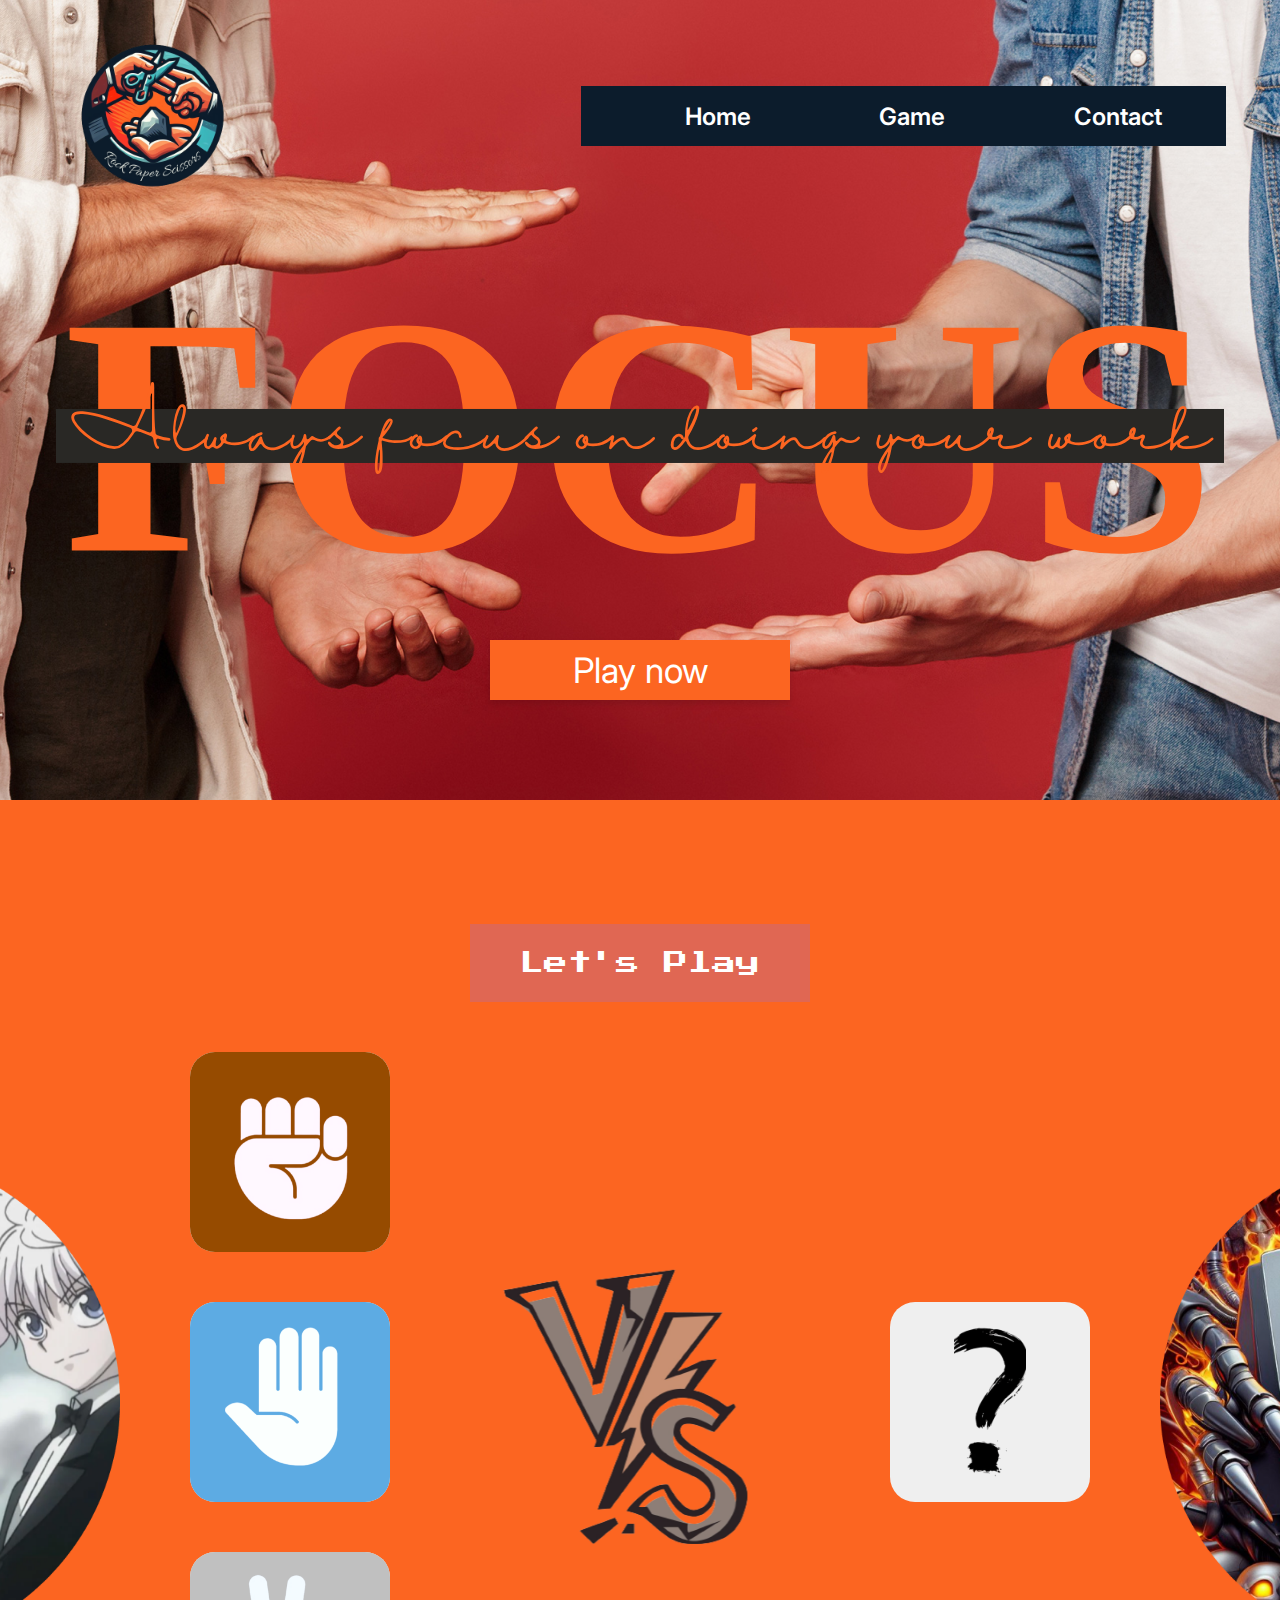
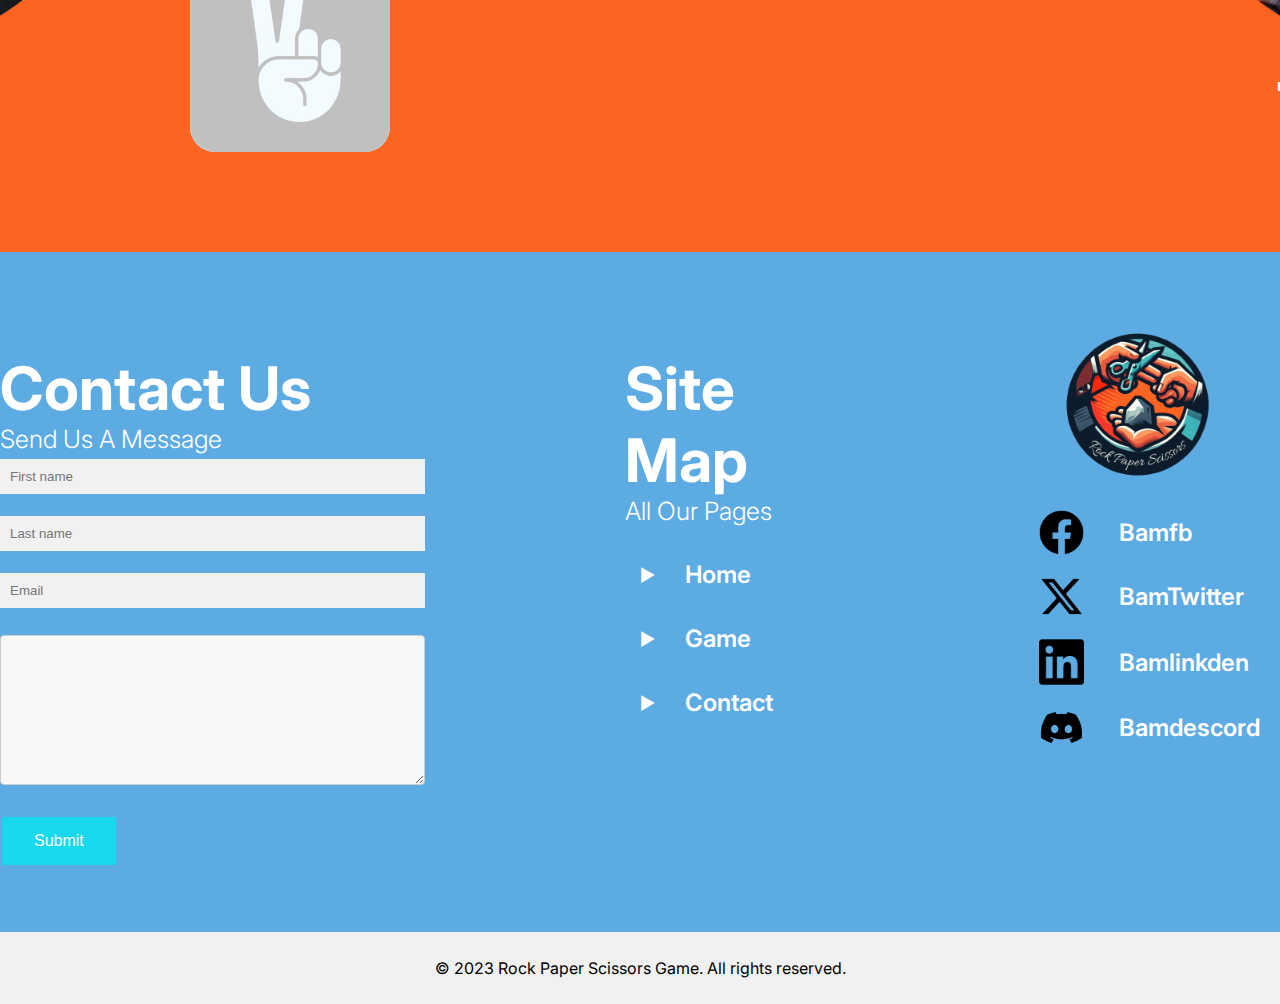
<file: index.html>
<!DOCTYPE html>
<html lang="en">
<head>
    <meta charset="UTF-8">
    <meta name="viewport" content="width=device-width, initial-scale=1.0">
    <link href="https://fonts.googleapis.com/css2?family=Inter:wght@400;500;600;700;800&display=swap" rel="stylesheet">
    <script src="https://code.jquery.com/jquery-3.3.1.js"></script>
    <link rel="preconnect" href="https://fonts.googleapis.com">
    <link rel="preconnect" href="https://fonts.gstatic.com" crossorigin>
    <link href="https://fonts.googleapis.com/css2?family=Inter:wght@400;500;600;700;800&family=Press+Start+2P&display=swap" rel="stylesheet">
    <link rel="stylesheet" href="style.css">

    <link rel="stylesheet" href="stylechette.css">
    <link rel="stylesheet" href="gamepy.css">


    <title>Document</title>
</head>
<body>
    <section id="header"></section>
    <main id="gameplay">
                <!-- The Modal -->
        <div id="myModal" class="modal">
            <!-- Modal content -->
            <div class="modal-content">
            <span class="close">&times;</span>
            <p id="result">Player 1 wins!</p>
            <button id="continue">Continue</button>
            </div>
        </div>
  
        <section class="game-section" >
            <p class="result-comment">Let's Play</p>

            <div class="game-chouse-part">

               
                <section class="player-turn">

                    <div class="oponent">
                        <p class="gamescorePL">0</p>
                        <div class="oponent-img">
                            <img src="./img/The_friend.png" alt="">
                        </div>
                        <p>Player: <span id="player-score">0</span></p>
                        
                    </div>
                    <div class="chosen-items">
                        <button id="rock">
                            <div  class="chosen-item rock">
                                <img src="./img/Rock-removebg-preview 1.png" alt="">
                            </div>
                        </button>
                       <button id="paper">
                        <div  class="chosen-item paper">
                            <img src="./img/paper-removebg-preview 1.png" alt="">

                        </div>
                       </button>
                       <button id="scissors">
                        <div  class="chosen-item scissors">
                            <img src="./img/scissors-removebg-preview 1.png" alt="">
                        </div>
                       </button>
                    </div>
                </section>

                <section>
                    <div class="vs-img">
                        <img src="./img/vs-removebg-preview.png" alt="">
                    </div>
                </section>
                
                <section class="oponent-turn">

                    <button id="question-mark">
                        <div class="chosen-item ">
                            <img  src="./img/question-mark-sign.png" alt="">
                        </div>
                    </button>
                    
                    <div class="oponent">
                        <p class="gamescoreCM">0</p>
                        <div class="oponent-img">
                            <img src="./img/The_evil_computer.png" alt="">
                        </div>

                        <p>
                            Computer: <span id="computer-score">0</span>
                        </p>
                       
                    </div>
                </section>
                
                
                
               

                
            </div>
            <div>
                <div>

                </div>
            </div>
        </section>
    </main>

    <section id="footer"></section>
    <script src="./game.js">
       
    </script>
    
</body>
</html>
</file>
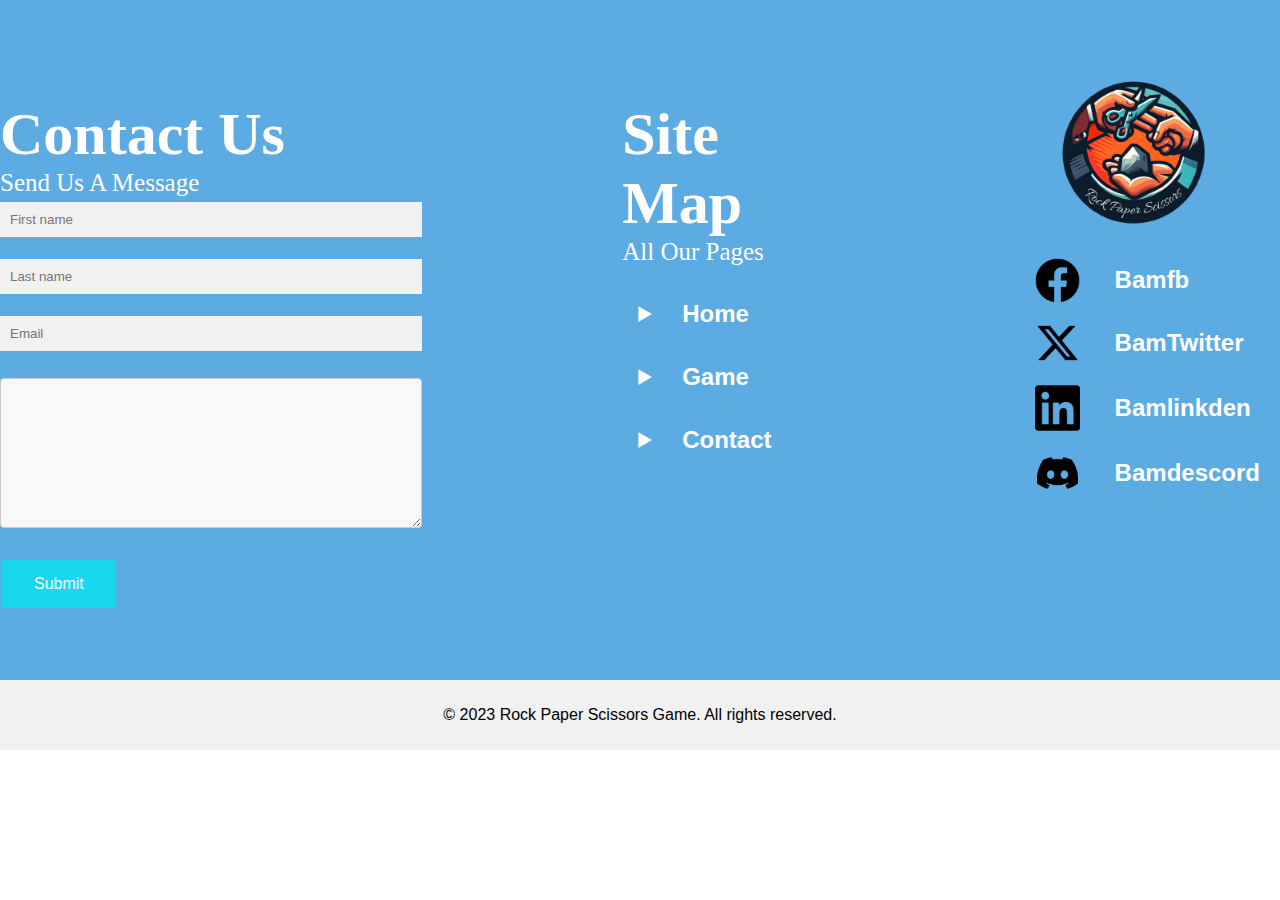
<file: footer.html>
<!DOCTYPE html>
<html lang="en">
<head>
    <meta charset="UTF-8">
    <meta name="viewport" content="width=device-width, initial-scale=1.0">
    <link rel="stylesheet" href="stylechette.css">
    <title>Document</title>
</head>
<body>
    
    <footer>
        <section>
            <div class="contact-form">
                <h2>Contact Us</h2>
                <h3>Send Us A Message</h3>
                <input type="text" id="firstname" name="firstName"  placeholder="First name">
    
                <input type="text" id="lastname" name="lastName"  placeholder="Last name">
                <input type="email" placeholder="Email">
                <textarea name="Message" id="message" cols="30" rows="10"></textarea>
                <input type="submit" value="Submit">
            </div>
            <div class="contact-form">
                <h2>Site Map</h2>
                <h3>All Our Pages</h3>
                <ul>
                    <li><a href="">Home</a></li>
                    <li><a href="">Game</a></li>
                    <li><a href="">Contact</a></li>
                </ul>
            </div>
            <div class="contact-form logo">
                <div class="Logo">
                    <img src="./img/Rock_Paper_Scissors_Logo.png" alt="">
                </div>
                <div>
                    <div class="social-media">
                        <img src="./img/facebook 1.png" alt="">
                        <a href="">Bamfb</a>
                    </div>
                    <div class="social-media">
                        <img src="./img/x-twitter 1.png" alt="">
                        <a href="">BamTwitter</a>
    
                    </div>
                    <div class="social-media">
                        <img src="./img/linkedin 1.png" alt="">
                        <a href="">Bamlinkden</a>
    
                    </div>
                    <div class="social-media">
                        <img src="./img/discord 1.png" alt="">
                        <a href="">Bamdescord</a>
                    </div>
                    
                </div>
            </div>
        </section>
        <div class="copyright">
            <p>&copy; 2023 Rock Paper Scissors Game. All rights reserved.</p>
        </div>
    </footer>
</body>
</html>
</file>
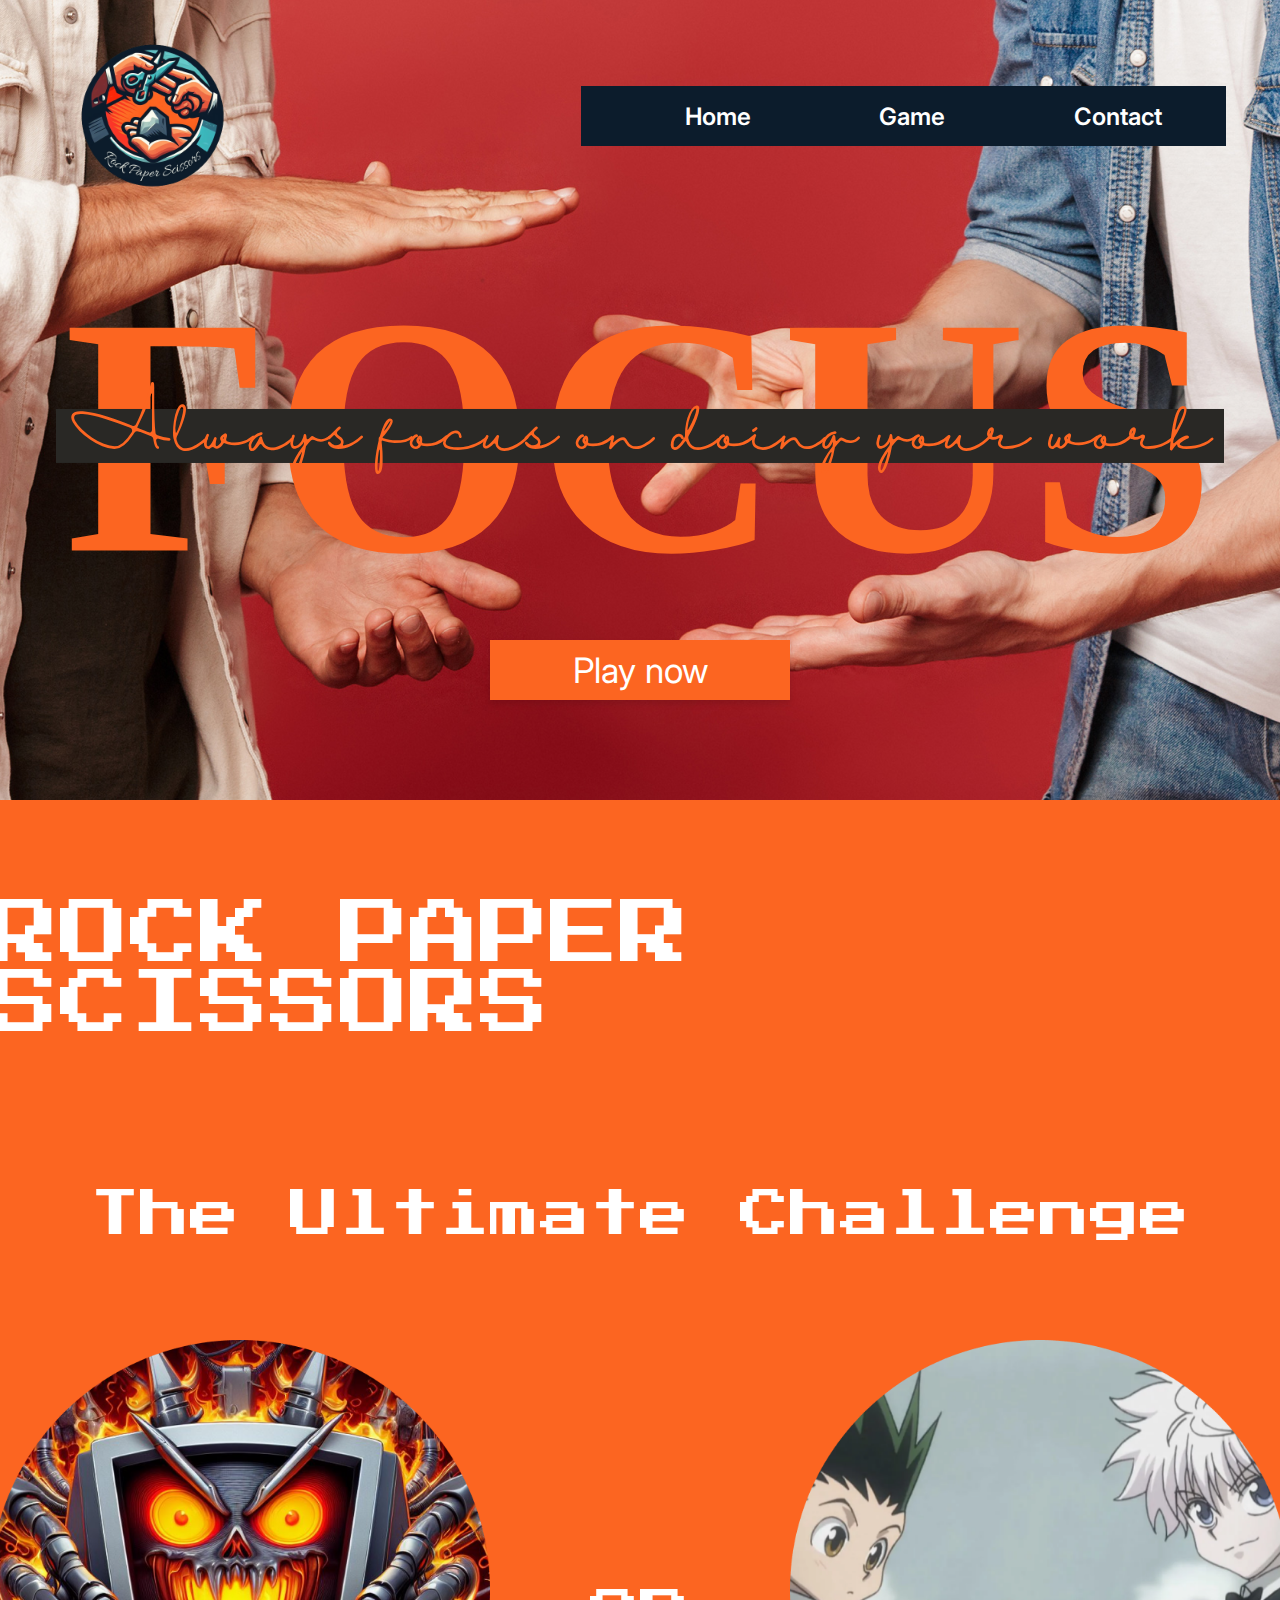
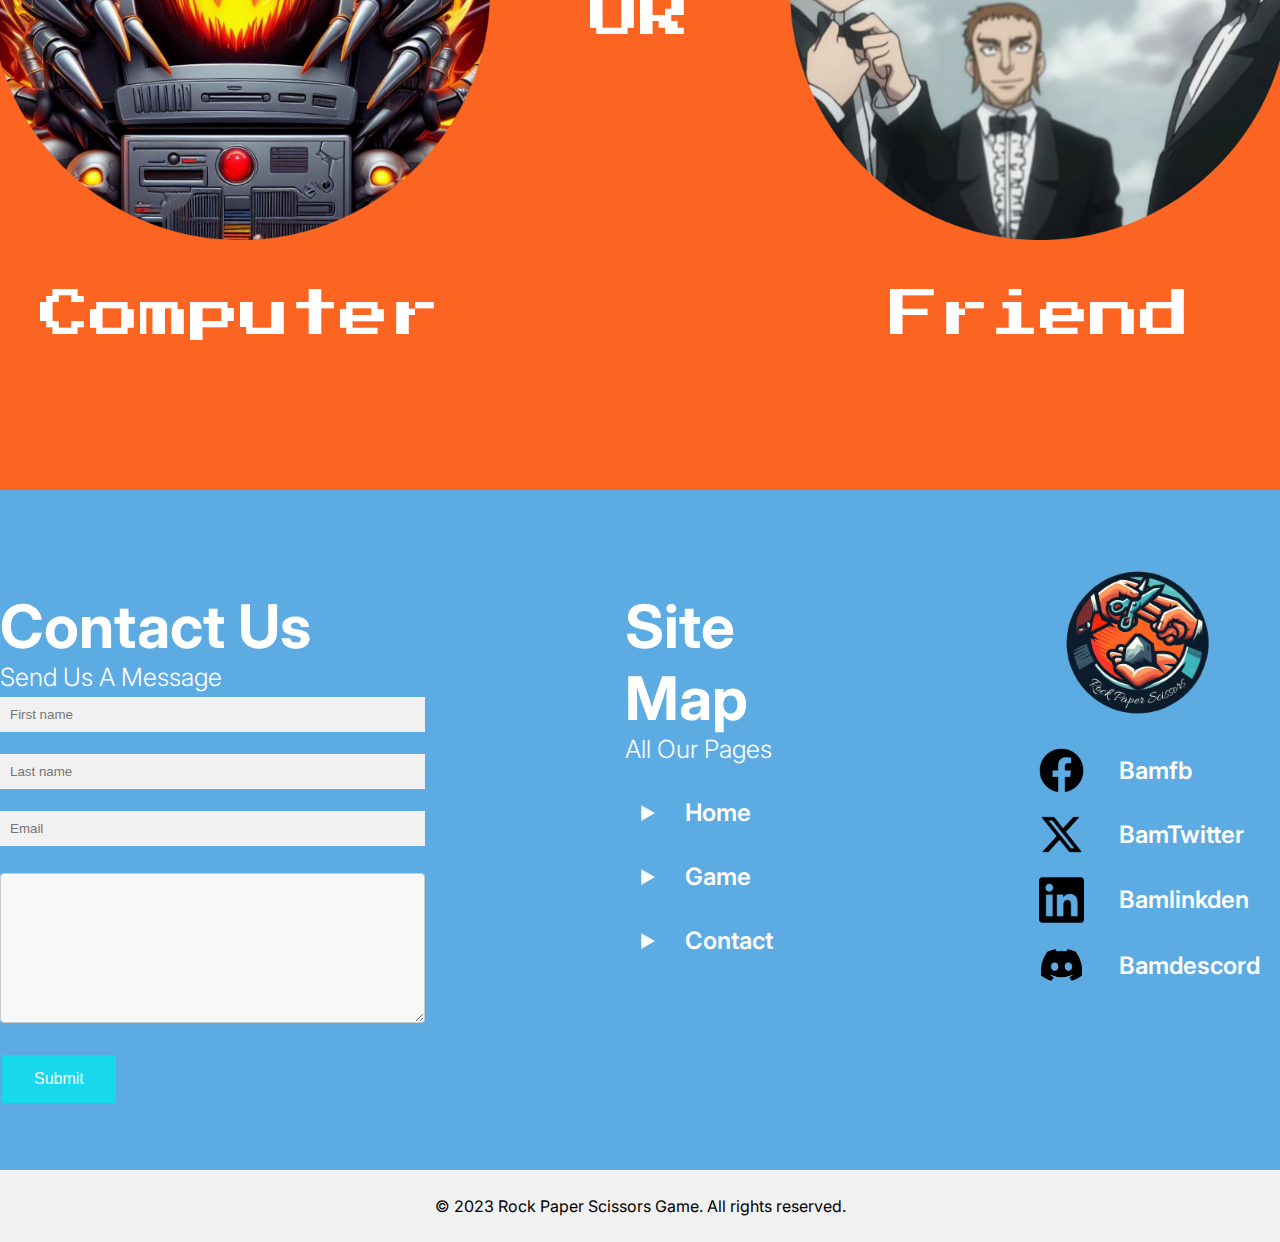
<file: game.html>
<!DOCTYPE html>
<html lang="en">
<head>
    <meta charset="UTF-8">
    <meta name="viewport" content="width=device-width, initial-scale=1.0">
    <link href="https://fonts.googleapis.com/css2?family=Inter:wght@400;500;600;700;800&display=swap" rel="stylesheet">
    <script src="https://code.jquery.com/jquery-3.3.1.js"></script>
    <link rel="preconnect" href="https://fonts.googleapis.com">
    <link rel="preconnect" href="https://fonts.gstatic.com" crossorigin>
    <link href="https://fonts.googleapis.com/css2?family=Inter:wght@400;500;600;700;800&family=Press+Start+2P&display=swap" rel="stylesheet">
    <link rel="stylesheet" href="style.css">

    <link rel="stylesheet" href="stylechette.css">

    <title>Document</title>
</head>
<body>
    <section id="header"></section>
    <main id="game">
        <section class="game-section" >
            <h1>ROCK PAPER SCISSORS</h1>
            <h2>The Ultimate Challenge</h2>
            <div class="game-chouse-part">
                <div class="oponent">
                    <div class="oponent-img">
                        <img src="./img/The_evil_computer.png" alt="">
                    </div>
                    <p class="name-of-oponent">Computer</p>
                </div>
                <h2>OR</h2>
                <div class="oponent">
                    <div class="oponent-img">
                        <img src="./img/The_friend.png" alt="">
                    </div>
                    <p class="name-of-oponent">Friend</p>
                </div>
            </div>
        </section>
    </main>

    <section id="footer"></section>
    <script>
        $(function(){
          $("#header").load("header.html");
          $("#footer").load("footer.html");
        });
    </script>
    
</body>
</html>
</file>
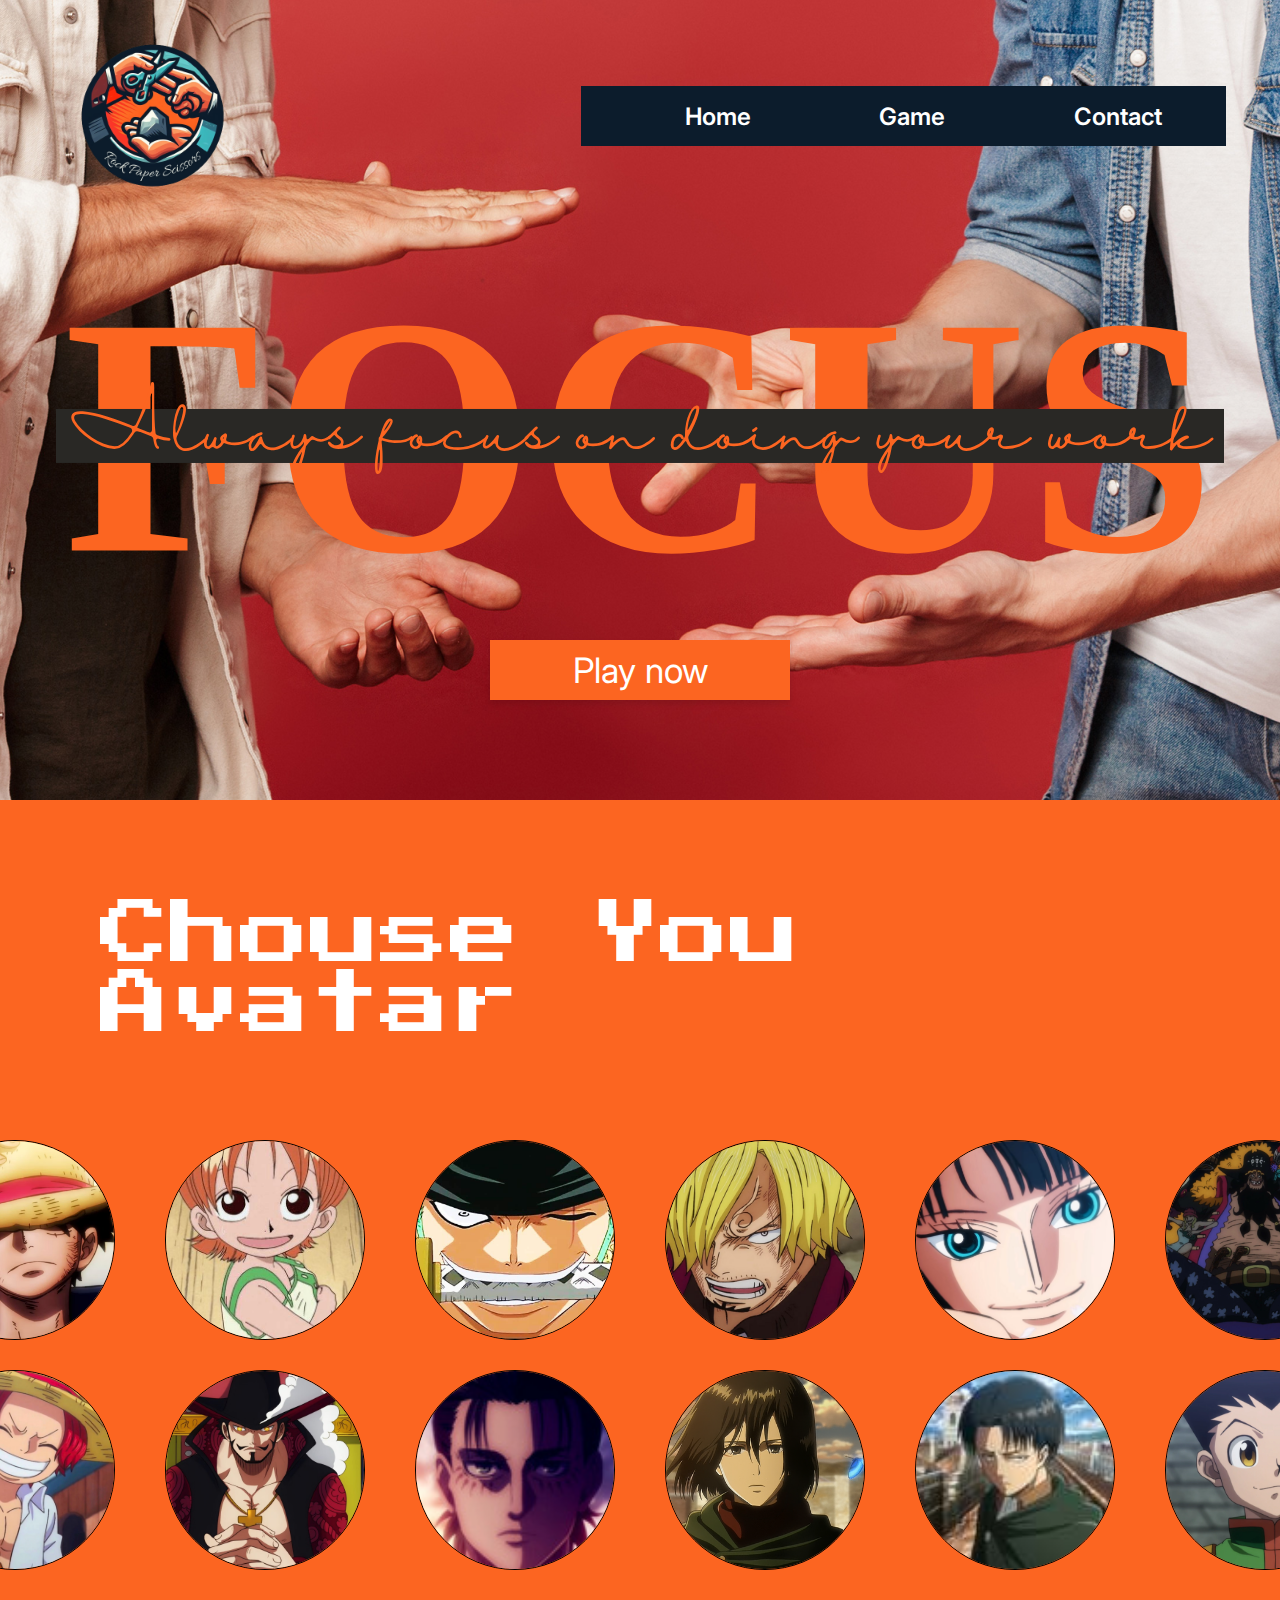
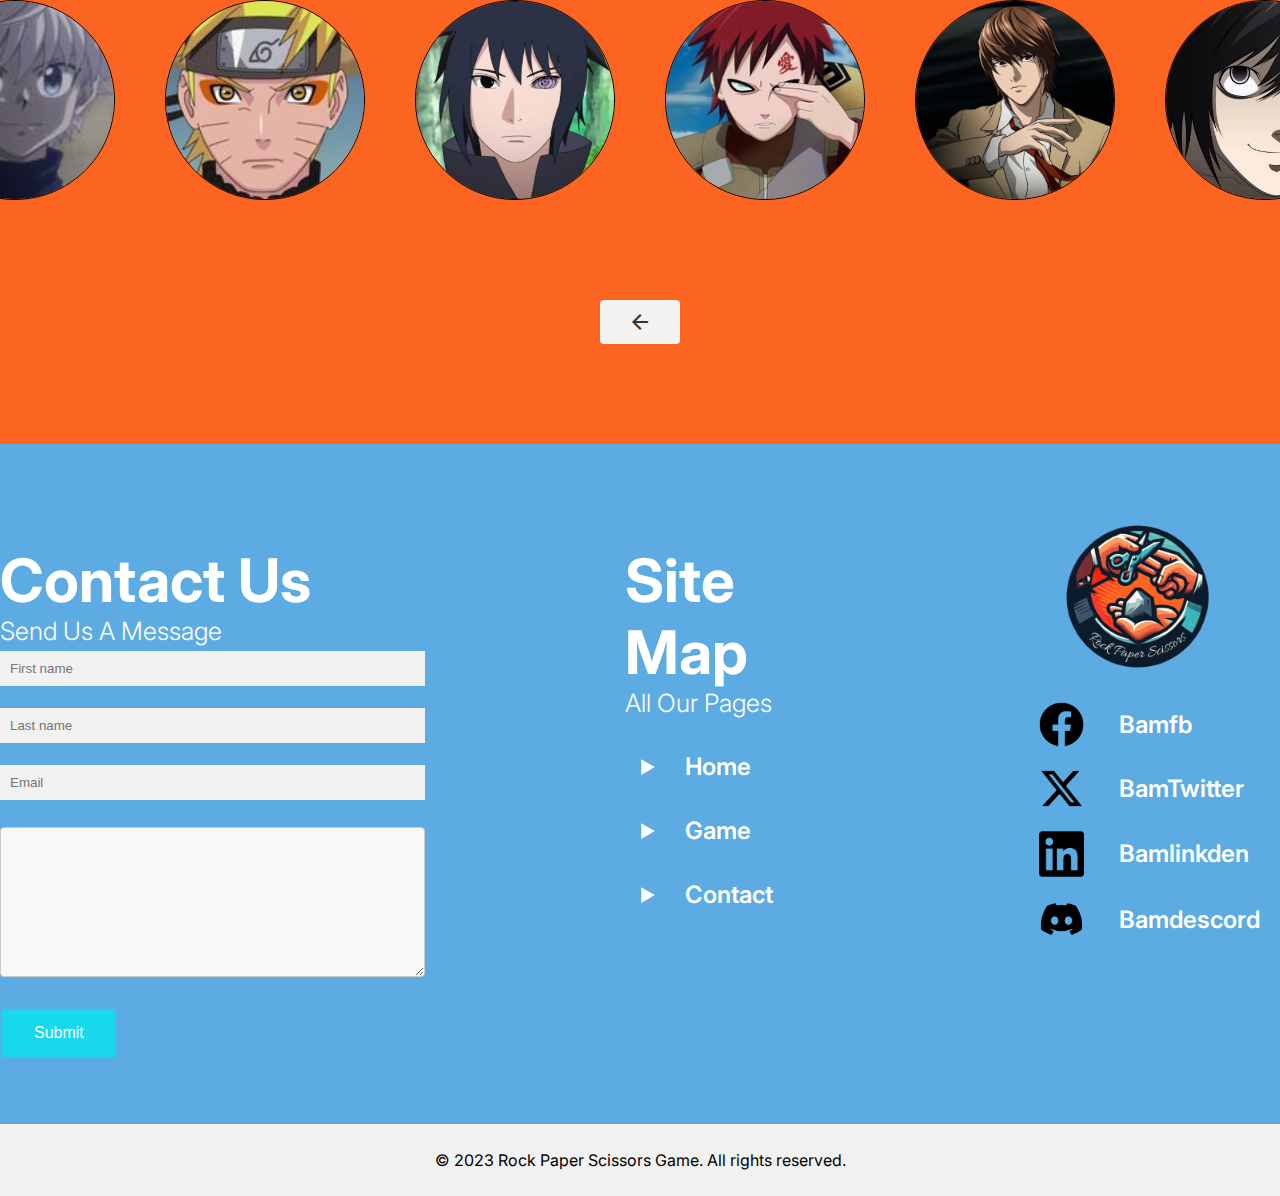
<file: game_avatar.html>
<!DOCTYPE html>
<html lang="en">
<head>
    <meta charset="UTF-8">
    <meta name="viewport" content="width=device-width, initial-scale=1.0">
    <link href="https://fonts.googleapis.com/css2?family=Inter:wght@400;500;600;700;800&display=swap" rel="stylesheet">
    <script src="https://code.jquery.com/jquery-3.3.1.js"></script>
    <link rel="preconnect" href="https://fonts.googleapis.com">
    <link rel="preconnect" href="https://fonts.gstatic.com" crossorigin>
    <link href="https://fonts.googleapis.com/css2?family=Inter:wght@400;500;600;700;800&family=Press+Start+2P&display=swap" rel="stylesheet">
    <link rel="stylesheet" href="https://fonts.googleapis.com/css2?family=Material+Symbols+Outlined:opsz,wght,FILL,GRAD@20..48,100..700,0..1,-50..200" />
    <link rel="stylesheet" href="style.css">
    <link rel="stylesheet" href="styleavt.css">
    <link rel="stylesheet" href="stylechette.css">

    <title>Document</title>
</head>
<body>
    <section id="header"></section>
    <main id="avatars-section">
        <h1>Chouse You Avatar</h1>
        <section class="grid-container">
            <div class="grid-item"><img src="./img/avatars/luffy.png" alt="Image 7"></div>
            <div class="grid-item"><img src="./img/avatars/nami.jpg" alt="Image 10"></div>
            <div class="grid-item zoro"><img src="./img/avatars/zoro.jpg" alt="Image 13"></div>
            <div class="grid-item"><img src="./img/avatars/sanji.avif" alt="Image 14"></div>
            <div class="grid-item"><img src="./img/avatars/robinOnepice.png" alt="Image 15"></div>
            <div class="grid-item"><img src="./img/avatars/teach.webp" alt="Image 18"></div>
            <div class="grid-item"><img src="./img/avatars/shanks.jpg" alt="Image 12"></div>
            <div class="grid-item"><img src="./img/avatars/mihok.avif" alt="Image 8"></div>
            <div class="grid-item erin"><img src="./img/avatars/erin.jpg" alt=""></div>
            <div class="grid-item"><img src="./img/avatars/mikasa.webp" alt="Image 9"></div>
            <div class="grid-item"><img src="./img/avatars/levi.jpg" alt="Image 6"></div>
            <div class="grid-item gonHxH"><img src="./img/avatars/gonHxH.webp" alt="Image 2"></div>
            <div class="grid-item"><img src="./img/avatars/keylwa.jpg" alt="Image 5"></div>
            <div class="grid-item"><img src="./img/avatars/naruto.jpg" alt="Image 11"></div>
            <div class="grid-item"><img src="./img/avatars/sasuke.webp" alt="Image 16"></div>
            <div class="grid-item"><img src="./img/avatars/gara.jpg" alt="Image 4"></div>
            <div class="grid-item"><img src="./img/avatars/yagami_light.webp" alt="Image 17"></div>
            <div class="grid-item L"><img src="./img/avatars/L.avif" alt="Image 3"></div>
        </section>
        <button class="back-button material-symbols-outlined"><span class="material-symbols-outlined">
            arrow_back
            </span></button>
    </main>

    <section id="footer"></section>
    <script>
        $(function(){
          $("#header").load("header.html");
          $("#footer").load("footer.html");
        });
    </script>
    
</body>
</html>
</file>
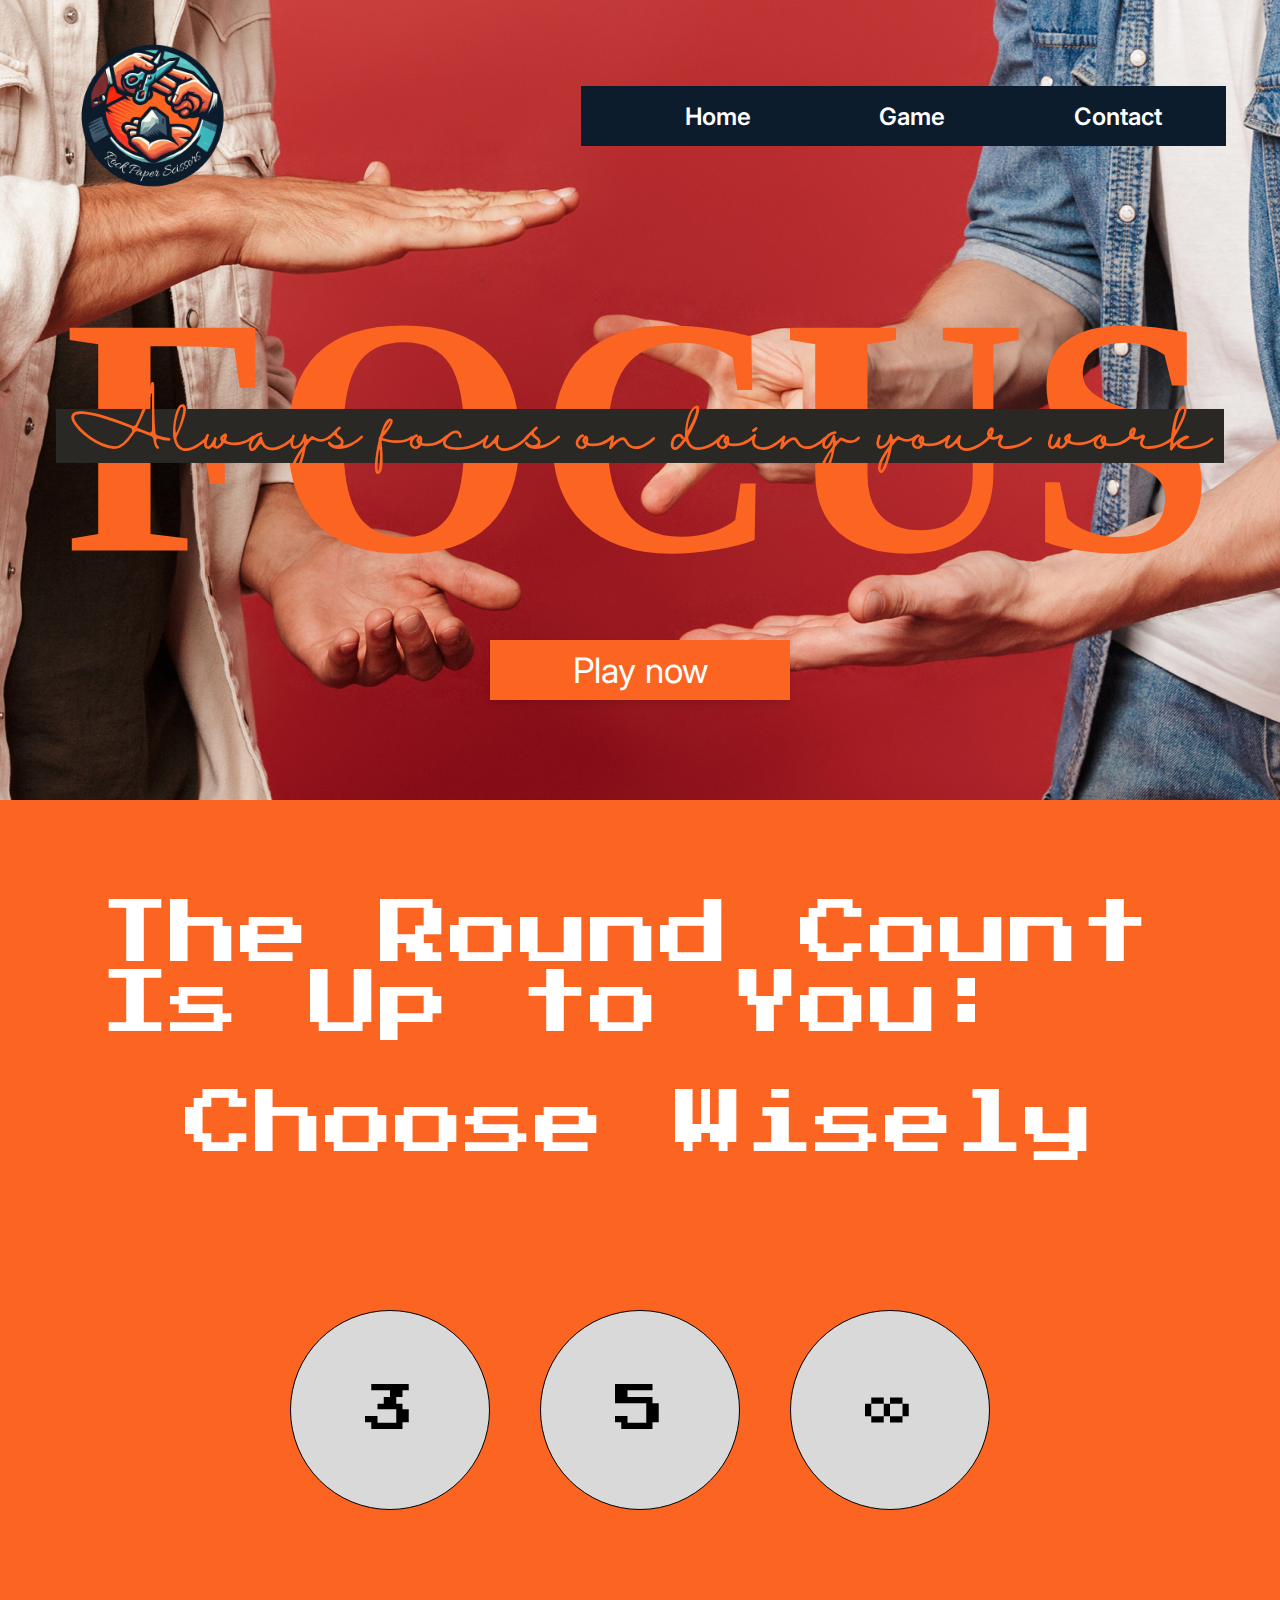
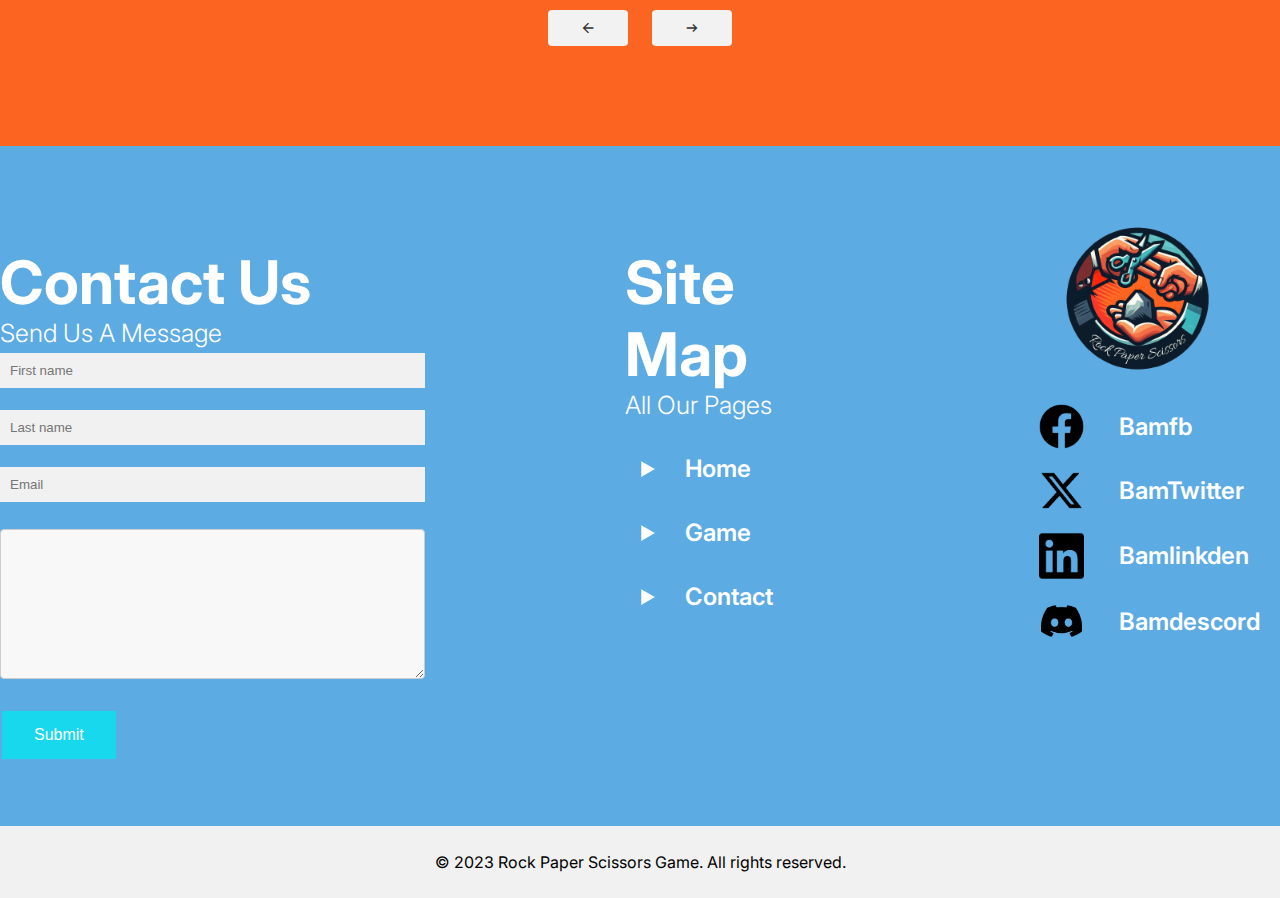
<file: gametm.html>
<!DOCTYPE html>
<html lang="en">
<head>
    <meta charset="UTF-8">
    <meta name="viewport" content="width=device-width, initial-scale=1.0">
    <link href="https://fonts.googleapis.com/css2?family=Inter:wght@400;500;600;700;800&display=swap" rel="stylesheet">
    <script src="https://code.jquery.com/jquery-3.3.1.js"></script>
    <link rel="preconnect" href="https://fonts.googleapis.com">
    <link rel="preconnect" href="https://fonts.gstatic.com" crossorigin>
    <link href="https://fonts.googleapis.com/css2?family=Inter:wght@400;500;600;700;800&family=Press+Start+2P&display=swap" rel="stylesheet">
    <link rel="stylesheet" href="style.css">
    <link rel="stylesheet" href="https://fonts.googleapis.com/css2?family=Material+Symbols+Outlined:opsz,wght,FILL,GRAD@20..48,100..700,0..1,-50..200" />
    <link rel="stylesheet" href="stylechette.css">
    <link rel="stylesheet" href="styletm.css">

    <title>Document</title>
</head>
<body>
    <section id="header"></section>
    <main id="gametm">
        <h1>The Round Count Is Up to You: </h1>
        <h1>Choose Wisely</h1>

        <section class="grid-time-container">
            <div class="grid-time-item"><p>3</p></div>
            <div class="grid-time-item"><p>5</p></div>
            <div class="grid-time-item"><p>&#8734;</p></div>
        </section>

        <div class="go-back-right">

            <button class="back-button material-symbols-outlined"><span class="">
                arrow_back
            </span></button>

            <button class="advance_button material-symbols-outlined"><span >
                arrow_right_alt
            </span></button>

            

        </div>
       
    </main>
   
    <section id="footer"></section>
    <script>
        $(function(){
          $("#header").load("header.html");
          $("#footer").load("footer.html");
        });
    </script>
    
</body>
</html>
</file>
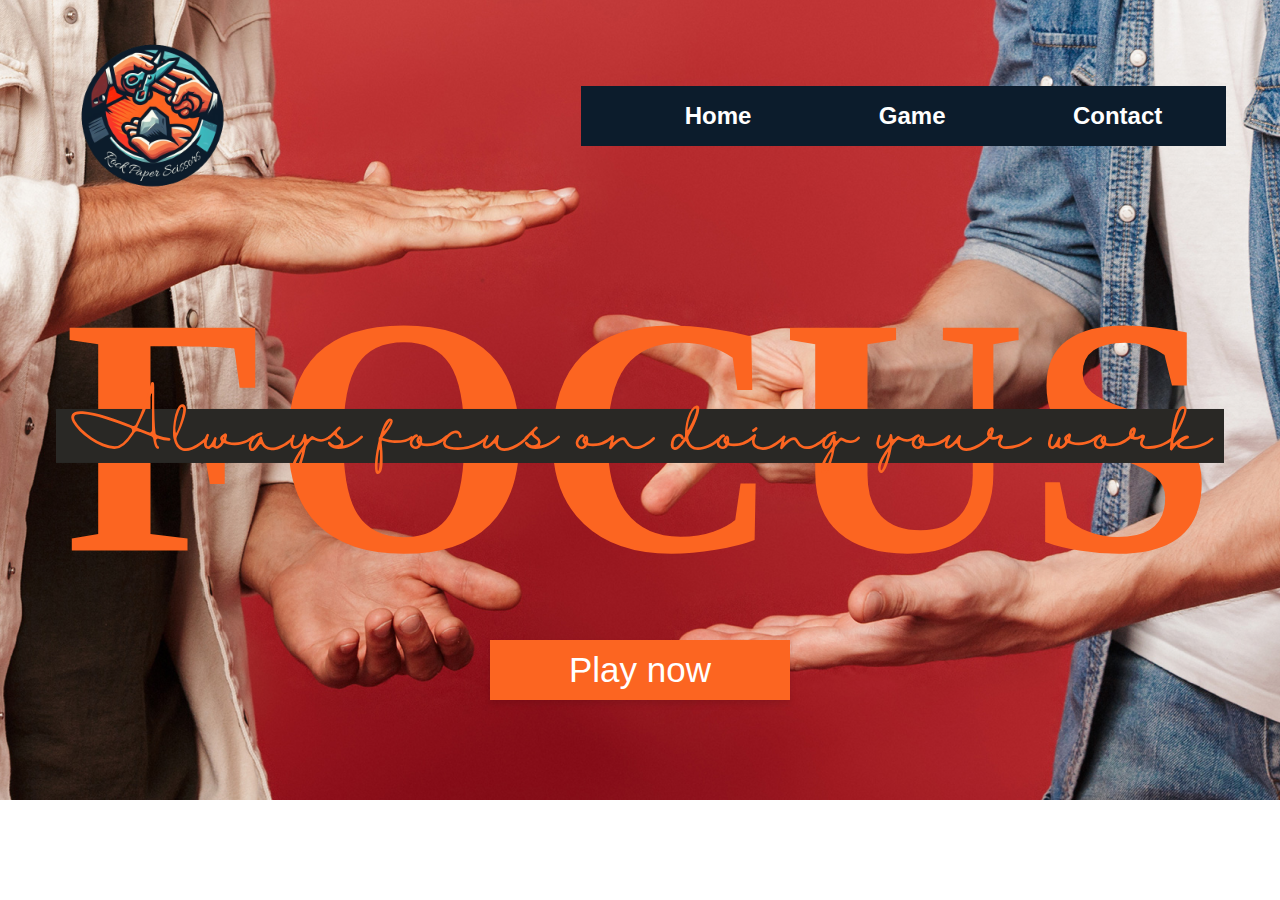
<file: header.html>
<!DOCTYPE html>
<html lang="en">
<head>
    <meta charset="UTF-8">
    <meta name="viewport" content="width=device-width, initial-scale=1.0">
    <link rel="stylesheet" href="stylechette.css">
    <title>Document</title>
</head>
<body>
    <header>

        <nav id="menu">
            <div class="Logo">
                <img src="./img/Rock_Paper_Scissors_Logo.png" alt="">
            </div>
            <ul class="nav-menu">
               <a href="./index.html"> <li>Home</li></a>
                <a href="./game.html#game"><li>Game</li></a>
                <a href=""><li>Contact</li></a>
            </ul>
        </nav>
        <div class="hero-title">
            <h1 class="main-title">FOCUS</h1>
            <div class="background-dark"></div>
            <p class="quote">Always focus on doing your work</p>
        </div>
        <button class="Pn-btn">Play now</button>
    </header>

</body>
</html>
</file>
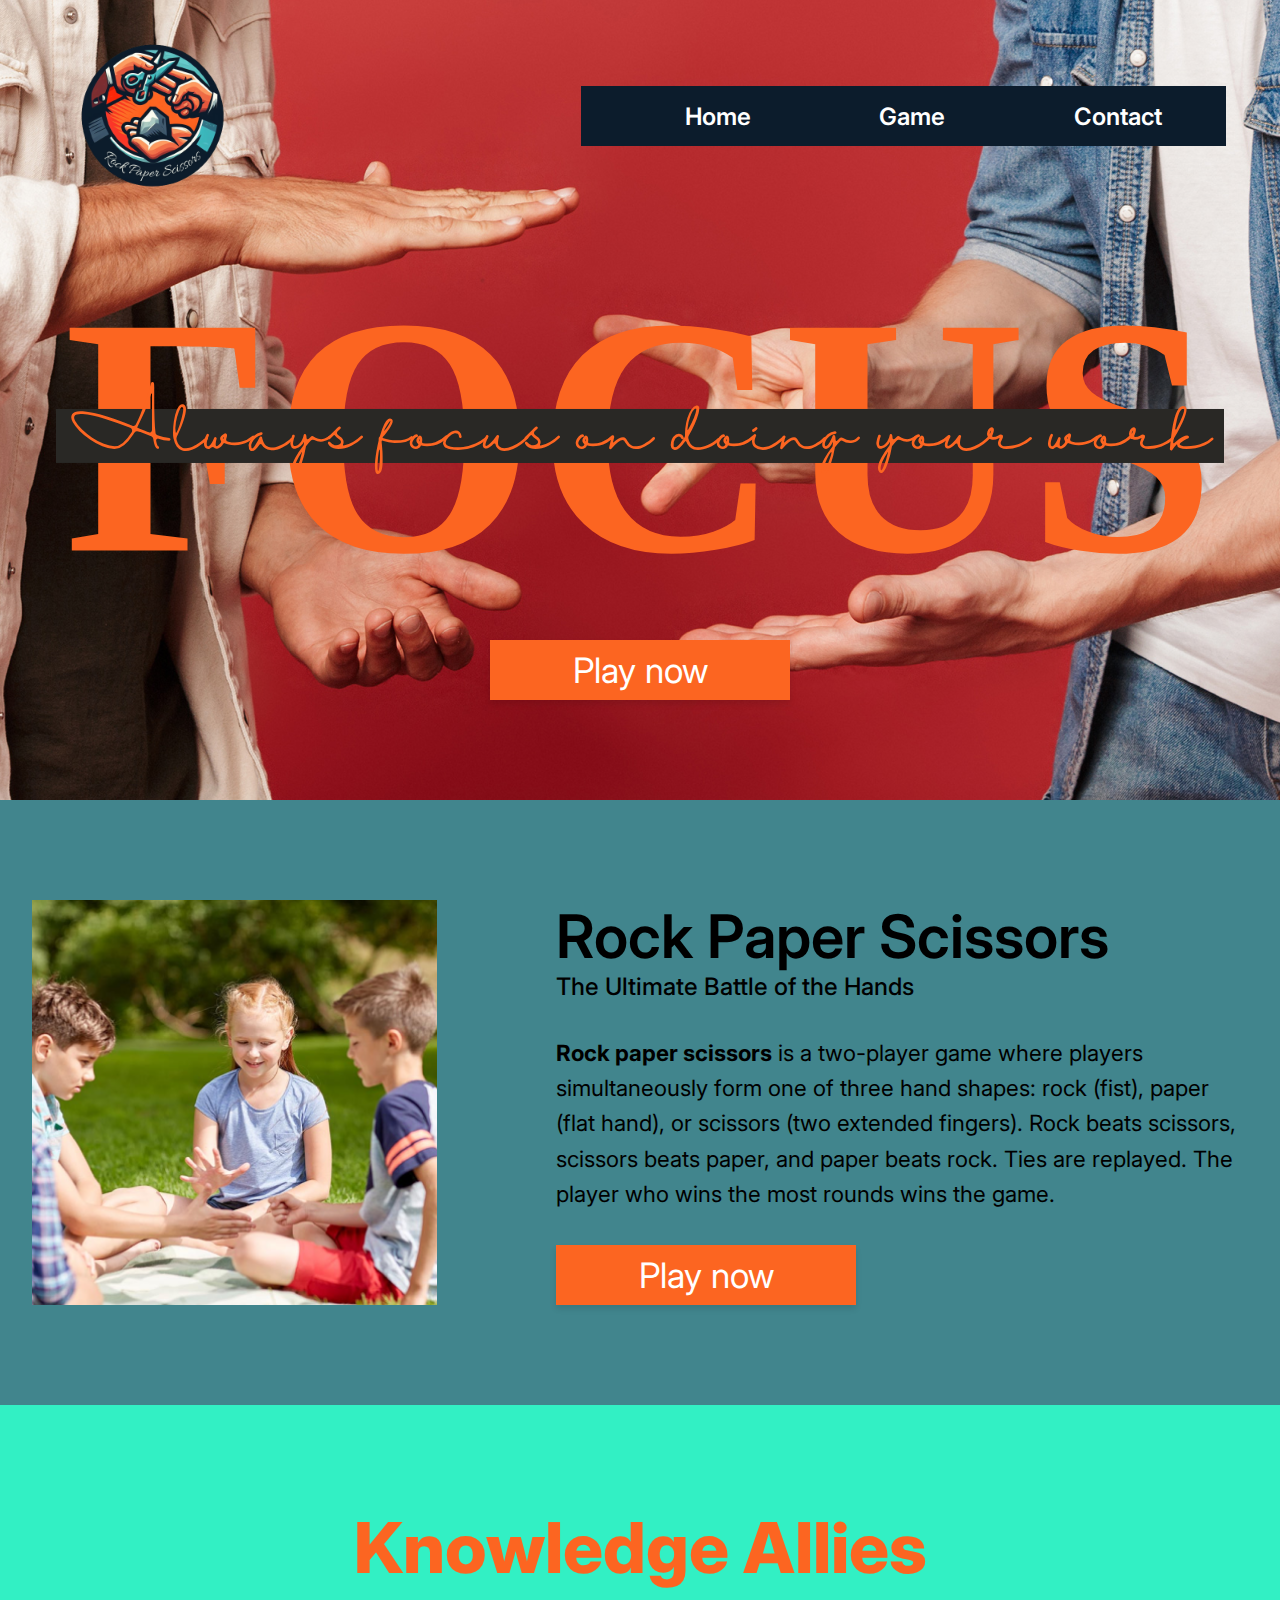
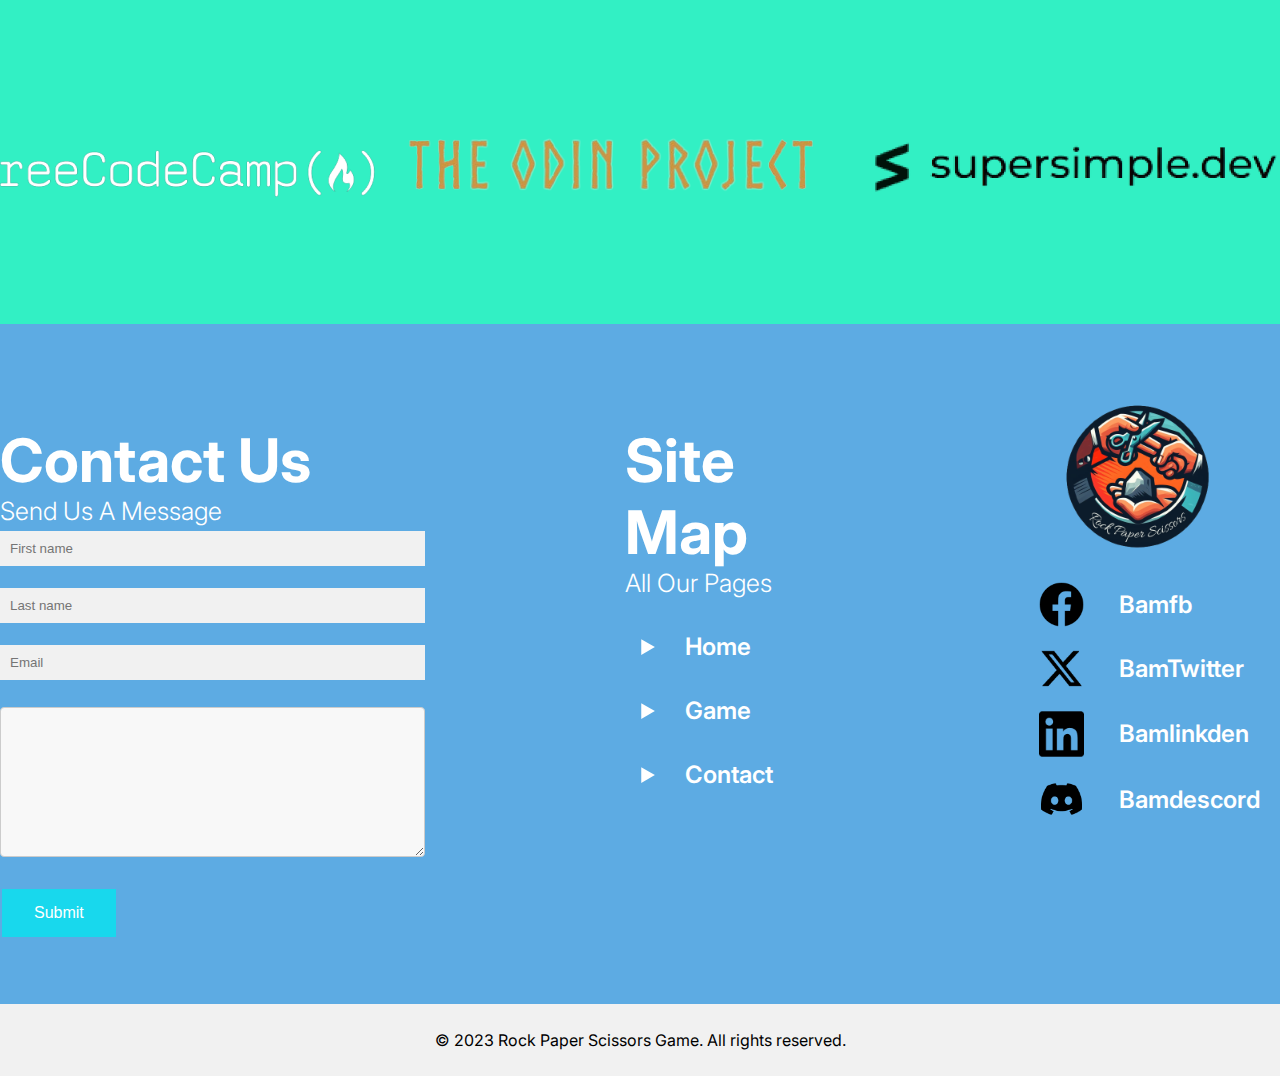
<file: index2.html>
<!DOCTYPE html>
<html lang="en">
<head>
    <meta charset="UTF-8">
    <meta name="viewport" content="width=device-width, initial-scale=1.0">
    <link rel="stylesheet" href="./stylechette.css">
    <link rel="preconnect" href="https://fonts.googleapis.com">
    <link rel="preconnect" href="https://fonts.gstatic.com" crossorigin>
    <link href="https://fonts.googleapis.com/css2?family=Inter:wght@400;500;600;700;800&display=swap" rel="stylesheet">
    <script src="https://code.jquery.com/jquery-3.3.1.js"></script>

    <title>Game</title>
</head>
<body>

    <section id="header">

    </section>
    
    <main>
        
            <section class="second-row">
               <article class="second-row-article">
                <div class="para-img">
                    <img src="./img/Rock_paper_Scissors_text_img.png" alt="">
                </div>
                <div class="article">
                    <div>
                        <h1>Rock Paper Scissors</h1>
                    <h3>The Ultimate Battle of the Hands</h3>
                    </div>
                    <p>
                        <strong>Rock paper scissors</strong> is a two-player game where players simultaneously form one of three hand shapes: rock (fist), paper (flat hand), or scissors (two extended fingers). Rock beats scissors, scissors beats paper, and paper beats rock. Ties are replayed. The player who wins the most rounds wins the game.
                    </p>
                    <button class="Pn-btn">Play now</button>
                </div>
               </article>
            </section>

            <section class="third-row">
                <h1>Knowledge Allies</h1>
                <div class="allies-img">
                    <img src="./img/FreeCodeCamp.png" alt="FreeCodeCamp_img">
                    <img src="./img/The_odin_project.png" alt="The Odin Project_img">
                    <img src="./img/supersimple.png" alt="supersimple_img">
                </div>
            </section>
        

      
    </main>

    <section id="footer">

    </section>

    <script>
        $(function(){
          $("#header").load("header.html");
          $("#footer").load("footer.html");
        });
    </script>
</body>
</html>
</file>
<file: style.css>
#game {
    padding: 100px;
    background-color: #FC6521;
    color: #FFF;
    font-family: 'Press Start 2P';
    

}

h1{
    font-size: 70px;
    font-style: normal;
    font-weight: 400;
    line-height: normal;
   
}
h2{
   
    font-size: 50px;
    font-style: normal;
    font-weight: 400;
    line-height: normal;
}

.game-section{
    display: flex;
    flex-direction: column;
    justify-content: center;
    align-items: center;
}
.game-section h1{
     margin-bottom: 150px;
}
.game-section h2{
    margin-bottom: 100px;
}

.game-chouse-part{
    display: flex;
    flex-direction: row;
    justify-content: center;
    align-items: center;

    gap: 100px;
}
.oponent{
    display: flex;
    flex-direction: column;
    justify-content: center;
    align-items: center;
}
.oponent-img{
    width: 500px;
    height: 500px;
}
.name-of-oponent{
    font-size: 50px;
    font-style: normal;
    font-weight: 400;
    line-height: normal;
}
</file>
<file: stylechette.css>
* {
    box-sizing: border-box;
}

@font-face {
    font-family: "Halimun";
    src: url("./fonts/Halimun.ttf");
}
body{
    color: #FFF;
    font-family: 'Inter', sans-serif;   
    font-size: 1.5rem;
    font-style: normal;
    font-weight: 400;
    line-height: normal;

    width: 100vw;
    overflow-x: hidden;
    margin: 0;


}

a {
    display: inline-block;
    padding: 10px 20px;
    color: #fff;
    text-decoration: none;
    font-family: 'Inter', sans-serif;
    font-weight: 600;
}

a:hover {
    text-decoration: underline;
    cursor: pointer;
}
  
  

img{
    width: 100%;
    height: 100%;
    object-fit: cover;
}
input{
    display: block;
    
}
h1, h2, h3{
    margin: 0;
}
.nav-menu{
    width: 40.3125rem;
    height: 3.75469rem;
    flex-shrink: 0;
    display: flex;
    flex-direction: row;
    justify-content: space-around;
    align-items: center;
    background-color: #0C1C2C;
}
.nav-menu li{
    display: inline;
    width: 4.1875rem;
    height: 1.81475rem;
    flex-shrink: 0;
}



header {
    height: 50rem;
    display: flex;
    flex-direction: column;
    justify-content: space-between;
    align-items: center;
    
    background-image: url("./img/back-ground-img.png") ;

    
    background-size: cover;
    background-position: center;

    padding-top: 0 ;
    padding-bottom: 100px;
    gap: 100px;
}

#menu{
    width: 73.25rem;
    height: 14.51813rem;
    
    flex-shrink: 0;
    display: flex;
    justify-content: space-between;
    align-items: center;

}
.Logo{
    width: 200px;
}
.Pn-btn{
    color: #FFF;
    font-family: Inter, sans-serif;
    font-size: 2.1875rem;
    font-style: normal;
    font-weight: 400;
    line-height: normal;
    width: 18.75rem;
    height: 3.75469rem;
    flex-shrink: 0;
    background-color: #FC6521;
    border: 0;
    transition: all 0.3s ease-in-out; /* added this line */
    box-shadow: 0px 4px 6px rgba(0, 0, 0, 0.1);

    
}

.Pn-btn:hover {
  color: #FC6521; /* changed from #FFF */
  background-color: #FFF; /* changed from #FC6521 */
  border: 2px solid #FC6521; /* added this line */
  transform: scale(1.1); /* added this line */
  box-shadow: 0px 6px 8px rgba(0, 0, 0, 0.2);
}

.hero-title{
    display: flex;
    flex-direction: column;
    justify-content: center;
    align-items: center;
    position: relative;
    
}

.main-title{
    color: #FC6521;
    font-family: Playfair Display SC;
    font-size: 21.25rem;
    font-style: normal;
    font-weight: 700;
    line-height: normal;
    margin: auto;
    position: absolute;
    top: 50%;
    left: 50%;
    transform: translate(-50%, -50%);
    z-index: 1;

}

.background-dark{
    width: 73rem;
    height: 3.37925rem;
    flex-shrink: 0;
    background-color:#292825 ;
  
    position: absolute;
    top: 50%;
    left: 50%;
    transform: translate(-50%, -50%);
    z-index: 2;
}


.quote{
    color: #FC6521;
    font-family: Halimun;
  
      
    font-size: 3.125rem;
    font-style: normal;
    font-weight: 400;
    line-height: normal;

    width: 71.4375rem;
    height: 4.25rem;
    margin: 0;
    flex-shrink: 0;

    position: absolute;
    top: 50%;
    left: 50%;
    transform: translate(-50%, -50%);
    z-index: 3;
}

main{

    display: flex;
    flex-direction: column;
    justify-content: center;
    align-items: center;
}
.second-row , .third-row{
    width: 100vw;
    padding-top: 100px ;
    padding-bottom: 100px;
    background-color: #41858D;
    display: flex;
    flex-direction: row;
    justify-content: center;
    align-items: center;
    gap: 7.44rem;
    
}
.second-row article {
    height: 25.3125rem;

    display: flex;
    flex-direction: row;
    justify-content: center;
    align-items: center;
    gap: 7.44rem;
}

.second-row .para-img{
    width: 25.3125rem;
    height: 25.3125rem;
    flex-shrink: 0;
     
}
.second-row .article{
    width: 43.25rem;
    height: 25.3125rem;
    flex-shrink: 0;
    display: flex;
    flex-direction: column;
    justify-content: space-between;
}

.second-row .article h1{
    color: #000;
    font-family: Inter;
    font-size: 3.75rem;
    font-style: normal;
    font-weight: 600;
    line-height: normal;
    margin: 0;
    padding: 0;

}
.second-row .article h3{
    color: #000;

    font-family: Inter;
    font-size: 1.5rem;
    font-style: normal;
    font-weight: 500;
    line-height: normal;
    margin: 0;


}

.second-row .article p {
    color: #000;
    font-family: Inter;
    font-size: 1.4rem;
    font-style: normal;
    font-weight: 400;
    line-height: 2.2rem;
}
.third-row{
    background-color: #32F0C4;
    display: flex;
    flex-direction: column;

}
.third-row h1{
    color: #FC6521;
    text-align: center;
    font-family: Inter;
    font-size: 4.375rem;
    font-style: normal;
    font-weight: 800;
    line-height: normal;
    margin: 0;
}
.third-row .allies-img{
    display: flex;
    flex-direction: row;
    justify-content: center;
    align-items: center;
    gap: 1.13rem;
}
footer{
    background-color: #5DABE3;
    padding-top: 100px;

}
footer section{
    display: flex;
    flex-direction: row;
    justify-content:center ;
    align-items: center;
    gap: 200px;

}

footer section h2{
    color: #FFF;

    font-family: Inter;
    font-size: 3.75rem;
    font-style: normal;
    font-weight: 700;
    line-height: normal;
}
footer section h3{
    color: #FFF;
    font-family: Inter;
    font-size: 1.5625rem;
    font-style: normal;
    font-weight: 300;
    line-height: normal;
}
.contact-form{
    height: 30rem;
}
.contact-form input[type="text"] ,.contact-form input[type="email"] {
    width: 100%;
    padding: 10px;
    margin: 5px 0 22px 0;
    border: none;
    background: #f1f1f1;
    color: #000;
}

.contact-form input[type="text"]:focus, .contact-form input[type="email"]:focus {
    background-color: #ddd;
    outline: none;
}

.contact-form textarea {
    width: 100%;
    height: 150px;
    padding: 12px 20px;
    border: 1px solid #ccc;
    border-radius: 4px;
    box-sizing: border-box;
    resize: vertical;
    font-family: 'Inter', sans-serif;
    font-size: 1rem;
    color: #000;
    background-color: #f8f8f8;
    margin: 5px 0 22px 0;
}

.contact-form textarea:focus {
    border: 1px solid #4CAF50;
    outline: none;
}

.contact-form input[type="submit"] {
    background-color: #18D8ED; /* Green */
    border: none;
    color: white;
    padding: 15px 32px;
    text-align: center;
    text-decoration: none;
    display: inline-block;
    font-size: 16px;
    margin: 4px 2px;
    cursor: pointer;
    transition-duration: 0.4s;
}

.contact-form input[type="submit"]:hover {
    background-color: white; 
    color: black; 
    border: 2px solid #18D8ED;
}
.contact-form ul li {
    margin: 15px 0;
    color: #fff;
    list-style-type: disclosure-closed;
    transition-duration: 0.4s;
}

.contact-form ul li:hover {

    color: #32F0C4;
}

.social-media{
    display: flex;
    flex-direction: row;
    gap: 15px;
    align-items: center;
    margin-bottom: 15px;
}
.social-media img{
    width: 45px;
}

.contact-form .Logo{
    margin-top: -50px;
}

footer .copyright{
    margin-top: 100px;
    background-color: #f1f1f1;
    text-align: center;
    padding: 10px;
    left: 0;
    bottom: 0;
    width: 100%;
    color: #000;
    font-size: 1rem;
    font-family: 'Inter', sans-serif;

}

/* For screens that are 992px wide or less */
@media screen and (max-width: 992px) {
    .main-title {
      font-size: 15rem; /* reduced from 21.25rem */
    }
  
    #menu {
      width: 50rem; /* reduced from 73.25rem */
    }
  }
  
  /* For screens that are 768px wide or less */
  @media screen and (max-width: 768px) {
    .second-row,
    .third-row {
      flex-direction: column; /* changed from row */
      gap: 0; /* removed gap */
      padding-top: 50px; /* reduced from 100px */
      padding-bottom: 50px; /* reduced from 100px */
    }
  
    .second-row article,
    .third-row article {
      height: auto; /* changed from fixed height */
      margin-bottom: 20px; /* added some margin */
    }
  }
  
  /* For screens that are 600px wide or less */
  @media screen and (max-width: 600px) {
    
     .nav-menu {
       display: none; /* hide nav-menu */
     }
  
     .hamburger { 
       display: block; /* show hamburger icon */
       position: fixed;
       top: 10px;
       right: 10px;
       width: 30px;
       height: 30px;
       cursor: pointer;
     }
  
     .hamburger div { 
       width: 100%;
       height: 4px;
       background-color: #fff;
       margin: 6px auto;
     }
  
     .dropdown { 
       display: none; /* hide dropdown menu by default */
       position: fixed;
       top: 50px;
       right: 0;
       width: 200px;
       background-color: #333;
     }
  
     .dropdown.active { 
       display: block; /* show dropdown menu when active */
     }
  
     .dropdown a { 
       display: block; /* make links block-level */
       padding: 10px; /* add some padding */
     }
  }
</file>
<file: gamepy.css>
#gameplay {
    padding: 100px;
    background-color: #FC6521;
    color: #FFF;
    font-family: 'Press Start 2P';
    

}

.chosen-item{
    width: 200px;
    height: 200px;
    display: flex;
    justify-content: center;
    align-items: center;
    flex-direction: row;
    border-radius: 25px;
}
.result-comment{
    max-width: 70vw;
    text-align: center;
    line-height: 1.6;
    margin-bottom: 50px;
    background-color: #E06753;
    padding: 20px 50px;
}

.chosen-items button, #question-mark{
    width: 200px;
    height: 200px;
    border-radius: 25px;
    padding: 0;
    border: 0;
}

.chosen-item img{
    height: 100%;
    width: auto;
    
}

.player-turn, .oponent-turn{
    display: flex;
    flex-direction: row;
    justify-content: center;
    align-items: center;
    gap: 70px;
    
}
.chosen-items{
    display: flex;
    flex-direction: column;
    gap: 50px;
}

.rock{
    background-color: #964B00;
}

.paper{
    background-color: #5DABE3;
}

.scissors{
background-color: #C0C0C0;
}

.vs-img{
    width: 300px;
    height: 300px;
}


/* The Modal (background) */
.modal {
    display: none; /* Hidden by default */
    position: fixed; /* Stay in place */
    z-index: 5; /* Sit on top */
    left: 0;
    top: 0;
    width: 100%; /* Full width */
    height: 100%; /* Full height */
    overflow: auto; /* Enable scroll if needed */
    background-color: rgb(0,0,0); /* Fallback color */
    background-color: rgba(0,0,0,0.4); /* Black w/ opacity */
    line-height: 1.6;
    
  }
  
  /* Modal Content/Box */
  .modal-content {
    background-color: #fefefe;
    margin: 15% auto; /* 15% from the top and centered */
    padding: 20px;
    border: 1px solid #888;
    width: 80%; /* Could be more or less, depending on screen size */
    box-shadow: 0 4px 8px 0 rgba(0,0,0,0.2),0 6px 20px 0 rgba(0,0,0,0.19);
    animation-name: animatetop;
    animation-duration: 0.4s;

  }
  
  /* Add Animation */
  @keyframes animatetop {
    from {top:-300px; opacity:0}
    to {top:0; opacity:1}
  }
  
  /* The Close Button */
  .close {
    color: #aaa;
    float: right;
    font-size: 28px;
    font-weight: bold;
  }
  
  .close:hover,
  .close:focus {
    color: black;
    text-decoration: none;
    cursor: pointer;
  }
  
  /* The Result Text */
  #result {
    font-size: 24px;
    font-weight: bold;
    color: green;
    text-align: center;
  }
  
  /* The Continue Button */
  #continue {
    display: block;
    margin: 0 auto;
    padding: 10px 20px;
    background-color: #5cb85c;
    border: none;
    border-radius: 5px;
    color: white;
    font-size: 18px;
    cursor: pointer;
  }
  
  #continue:hover {
    background-color: #449d44;
  }
  
  /* Center the modal */
  .modal {
    position: fixed;
    top: 50%;
    left: 50%;
    transform: translate(-50%, -50%);
  }
</file>
<file: styleavt.css>
#avatars-section {
  padding: 100px;
  background-color: #FC6521;
  color: #FFF;
  font-family: 'Press Start 2P';
  display: flex;
  flex-direction: column;
  justify-content: center;
  align-items: center;
}

.grid-container {
  display: grid;
  grid-template-columns: repeat(6, 1fr);
  grid-template-rows: repeat(3, 1fr);
  grid-gap: 10px;
  margin: 50px;
  padding: 50px;
  column-gap: 50px;
  row-gap: 30px;

}

.grid-item {
  width: 200px;
  height: 200px;
  border: 1px solid black;
  border-radius: 50%;
  
}

.grid-item img{
  border-radius: 50%;
}


.back-button {
  width: 80px;
  background-color: #f2f2f2;
  color: #333;
  border: none;
  padding: 10px 20px;
  font-size: 16px;
  cursor: pointer;
  border-radius: 4px;
  text-decoration: none;

  transition: background-color 0.3s ease;
}

.back-button:hover {
  background-color: #ddd;
}

.back-button:focus {
  outline: none;
  box-shadow: 0 0 0 3px rgba(0, 0, 0, 0.2);
}


.material-symbols-outlined {
  font-variation-settings:
  'FILL' 0,
  'wght' 400,
  'GRAD' 0,
  'opsz' 24
}
</file>
<file: styletm.css>
#gametm {
    padding: 100px;
    background-color: #FC6521;
    color: #FFF;
    font-family: 'Press Start 2P';
    display: flex;
    flex-direction: column;
    justify-content: center;
    align-items: center;
  
  }
  #gametm h1{
    margin-bottom: 50px;
  }
  #gametm p {
    font-size: 50px;
    color: black;
  }
.grid-time-container {
    display: flex;
    flex-direction: row;
    align-items: center;
    justify-content: center;
    gap: 50px;
    padding: 100px;
   
  
  }
  
  .grid-time-item {
    width: 200px;
    height: 200px;
    border: 1px solid black;
    border-radius: 50%;
    display: flex;
    justify-content: center;
    align-items: center;
    background-color: #D9D9D9;
    
  }

  
  .material-symbols-outlined {
    width: 80px;
    background-color: #f2f2f2;
    color: #333;
    border: none;
    padding: 10px 20px;
    font-size: 16px;
    cursor: pointer;
    border-radius: 4px;
    text-decoration: none;
  
    transition: background-color 0.3s ease;
  }
  
  .material-symbols-outlined:hover {
    background-color: #ddd;
  }
 
  
  .material-symbols-outlined:focus {
    outline: none;
    box-shadow: 0 0 0 3px rgba(0, 0, 0, 0.2);
  }
 
  
  .material-symbols-outlined {
    font-variation-settings:
    'FILL' 0,
    'wght' 400,
    'GRAD' 0,
    'opsz' 24
  }
</file>
